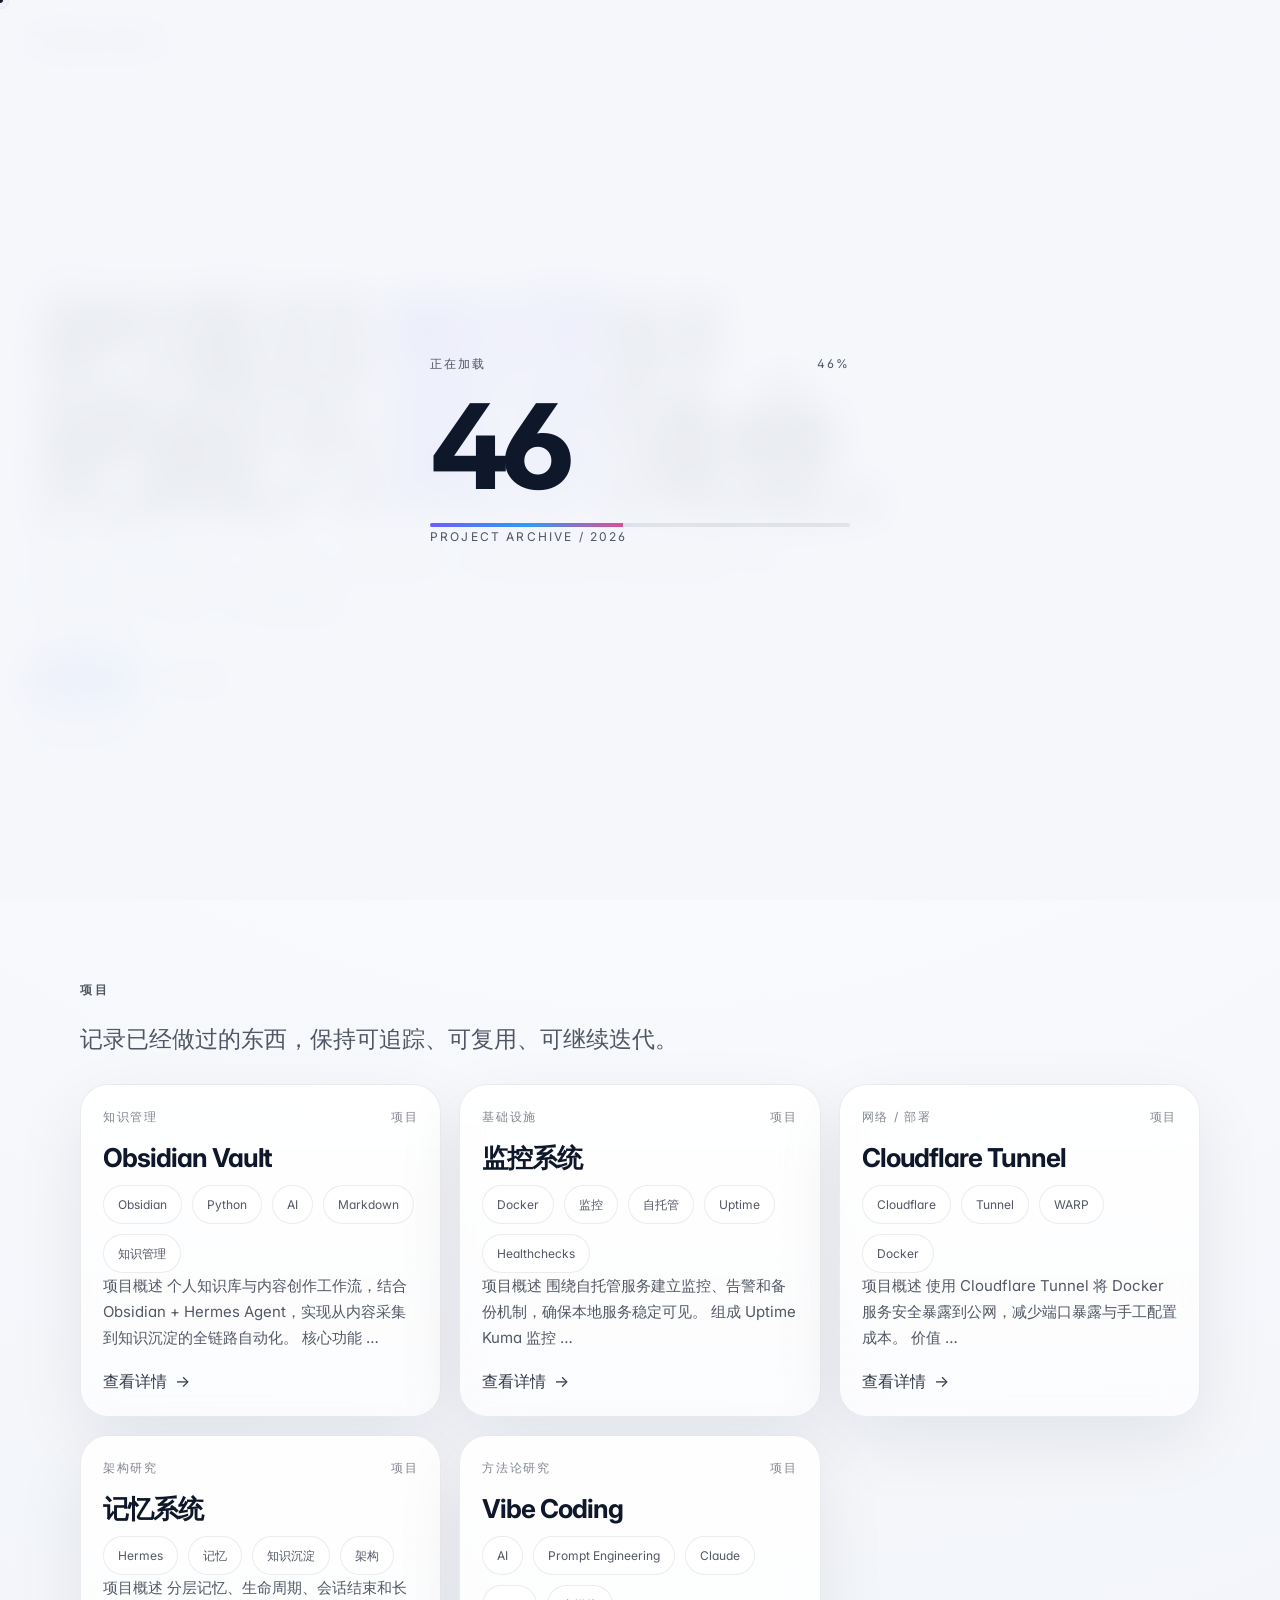
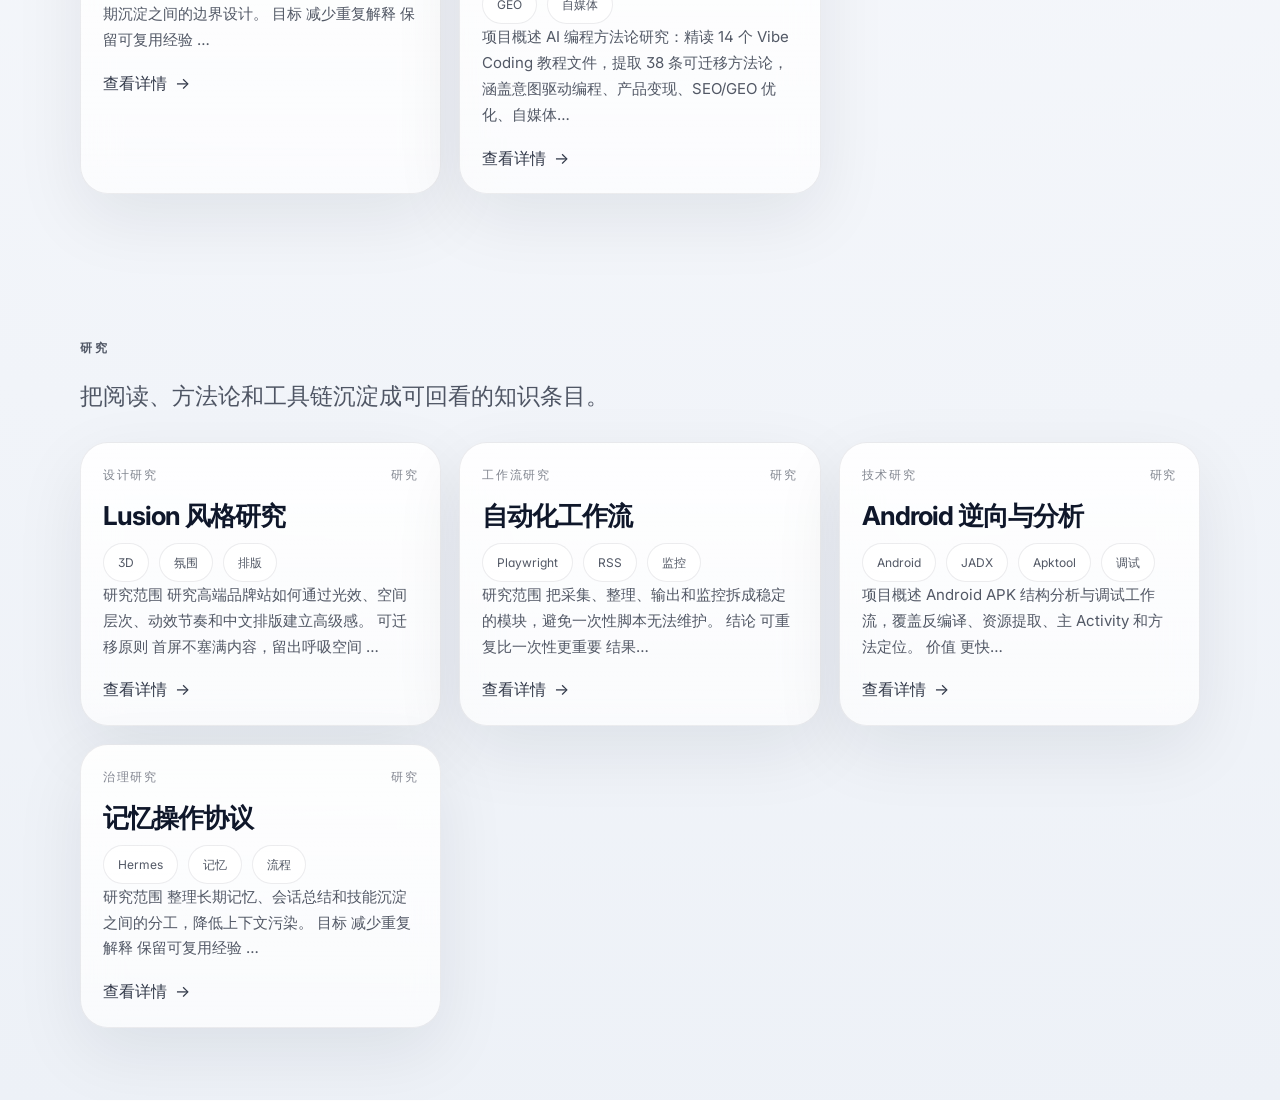
<file: index.html>
<!DOCTYPE html>
<html lang="zh-CN">
<head>
  <meta charset="UTF-8">
  <meta name="viewport" content="width=device-width, initial-scale=1.0">
  <title>项目展示 / 作品归档</title>
  <meta name="description" content="项目展示与研究归档，聚焦前端设计、自动化、知识管理、自托管与技术研究。">
  <link rel="preconnect" href="https://fonts.googleapis.com">
  <link rel="preconnect" href="https://fonts.gstatic.com" crossorigin>
  <link href="https://fonts.googleapis.com/css2?family=Inter:wght@300;400;500;600;700;800&family=JetBrains+Mono:wght@400;500;700&display=swap" rel="stylesheet">
  <link rel="stylesheet" href="style.css">
</head>
<body>
  <canvas id="particles"></canvas>
  <div class="cursor" id="cursor"></div>
  <div class="cursor-dot" id="cursorDot"></div>

  <div class="loader" id="loader">
    <div class="loader-content">
      <p class="loader-text"><span>正在加载</span><span id="loaderPercent">0%</span></p>
      <div class="loader-percent" id="loaderNum">0</div>
      <div class="loader-bar"><div class="loader-fill" id="loaderFill"></div></div>
      <p class="loader-sub">Project Archive / 2026</p>
    </div>
  </div>

  <div class="scroll-progress" id="scrollProgress"></div>
  <div class="noise"></div>
  <div class="orb orb-1"></div>
  <div class="orb orb-2"></div>

  <header class="header" id="header">
    <a href="#hero" class="logo">Project<span>.</span>Archive</a>
    <nav class="top-nav">
      <a href="#work">项目</a>
      <a href="#research">研究</a>
      <a href="#work" class="nav-cta">查看目录</a>
    </nav>
  </header>

  <div class="scroll-hint" id="scrollHint">
    <span>向下浏览</span>
    <div class="scroll-hint-line"></div>
  </div>

  <main id="app">
    <section class="section section-hero" id="hero">
      <div class="hero-content">
        <p class="hero-tagline">项目展示 · 研究归档 · 工具整理</p>
        <h1 class="hero-title">
          <span class="hero-line">把项目<span class="accent">整理</span>好，</span>
          <span class="hero-line">把能力<span class="accent">展示</span>清楚。</span>
        </h1>
        <p class="hero-copy">
          这里记录前端设计、自动化、知识管理、自托管和技术研究的成果，重点是清晰、可读、可持续维护。
        </p>
        <div class="hero-actions">
          <a href="#work" class="button button-primary">查看项目</a>
          <a href="#research" class="button button-secondary">查看研究</a>
        </div>
        <div class="hero-meta">
          <span class="hero-meta-item">static site</span>
          <span class="hero-meta-divider">/</span>
          <span class="hero-meta-item">visual archive</span>
          <span class="hero-meta-divider">/</span>
          <span class="hero-meta-item">2026</span>
        </div>
      </div>
    </section>

    <section class="section section-work" id="work">
      <div class="work-header">
        <h2 class="work-title reveal">项目</h2>
        <p class="work-subtitle reveal reveal-delay-1">记录已经做过的东西，保持可追踪、可复用、可继续迭代。</p>
      </div>
      <div class="project-grid" id="projectGrid"></div>
    </section>

    <section class="section section-research" id="research">
      <div class="work-header">
        <h2 class="work-title reveal">研究</h2>
        <p class="work-subtitle reveal reveal-delay-1">把阅读、方法论和工具链沉淀成可回看的知识条目。</p>
      </div>
      <div class="research-grid" id="researchGrid"></div>
    </section>
  </main>

  <div class="project-modal" id="projectModal" aria-hidden="true">
    <div class="project-modal-content">
      <button class="modal-close" id="closeProject" aria-label="关闭">×</button>
      <div id="projectModalBody"></div>
    </div>
  </div>

  <script src="app.js" defer></script>
</body>
</html>
</file>
<file: style.css>
/* ============================================
   设计变量
   ============================================ */
:root {
  --bg: #f5f7fb;
  --bg-card: rgba(255, 255, 255, 0.78);
  --bg-card-strong: rgba(255, 255, 255, 0.92);
  --border: rgba(17, 24, 39, 0.08);
  --border-strong: rgba(17, 24, 39, 0.14);
  --text-primary: #0f172a;
  --text-secondary: rgba(15, 23, 42, 0.72);
  --text-muted: rgba(15, 23, 42, 0.52);
  --accent: #6d5efc;
  --accent-2: #2f9bf4;
  --accent-3: #db4f9a;
  --accent-glow: rgba(109, 94, 252, 0.22);
  --shadow: 0 24px 70px rgba(15, 23, 42, 0.08);
  --section-pad: 72px;
  --font-sans: 'Inter', 'PingFang SC', 'Noto Sans SC', 'Microsoft YaHei', -apple-system, sans-serif;
  --font-mono: 'JetBrains Mono', 'SF Mono', 'Fira Code', monospace;
}

* { margin: 0; padding: 0; box-sizing: border-box; }
html {
  scroll-behavior: smooth;
  -webkit-font-smoothing: antialiased;
  -moz-osx-font-smoothing: grayscale;
}
body {
  font-family: var(--font-sans);
  background: radial-gradient(circle at top, #ffffff 0%, #f5f7fb 50%, #edf1f7 100%);
  color: var(--text-primary);
  line-height: 1.6;
  min-height: 100vh;
  overflow-x: hidden;
  cursor: none;
  font-feature-settings: 'cv11', 'ss01';
}
a { color: inherit; text-decoration: none; }
button { font: inherit; }
#particles {
  position: fixed;
  inset: 0;
  z-index: 0;
  pointer-events: none;
  opacity: 0.42;
}
.noise,
.orb,
.scroll-progress,
.cursor,
.cursor-dot,
.scroll-hint,
.loader { pointer-events: none; }
.noise {
  position: fixed;
  inset: 0;
  z-index: 1;
  opacity: 0.024;
  background-image: url("data:image/svg+xml,%3Csvg viewBox='0 0 256 256' xmlns='http://www.w3.org/2000/svg'%3E%3Cfilter id='noise'%3E%3CfeTurbulence type='fractalNoise' baseFrequency='0.85' numOctaves='4' stitchTiles='stitch'/%3E%3C/filter%3E%3Crect width='100%25' height='100%25' filter='url(%23noise)'/%3E%3C/svg%3E");
  background-repeat: repeat;
  background-size: 256px;
  mix-blend-mode: soft-light;
}
.orb {
  position: fixed;
  border-radius: 50%;
  filter: blur(120px);
  opacity: 0.2;
  z-index: 0;
  will-change: transform;
}
.orb-1 {
  width: 640px;
  height: 640px;
  top: -180px;
  right: -160px;
  background: radial-gradient(circle, rgba(109, 94, 252, 0.16), transparent 72%);
}
.orb-2 {
  width: 520px;
  height: 520px;
  bottom: 8%;
  left: -160px;
  background: radial-gradient(circle, rgba(47, 155, 244, 0.12), transparent 72%);
}
.scroll-progress {
  position: fixed;
  top: 0;
  left: 0;
  width: 100%;
  height: 2px;
  z-index: 200;
  transform-origin: 0 50%;
  transform: scaleX(0);
  background: linear-gradient(90deg, var(--accent), var(--accent-2), var(--accent-3));
  box-shadow: 0 0 12px rgba(109, 94, 252, 0.28);
}
.cursor,
.cursor-dot {
  position: fixed;
  top: 0;
  left: 0;
  border-radius: 50%;
  z-index: 9999;
  transform: translate(-50%, -50%);
  transition: transform 0.08s ease-out;
}
.cursor {
  width: 18px;
  height: 18px;
  border: 1.5px solid rgba(109, 94, 252, 0.32);
  mix-blend-mode: multiply;
  opacity: 0.3;
}
.cursor-dot {
  width: 6px;
  height: 6px;
  background: #0f172a;
  box-shadow: 0 0 10px rgba(15, 23, 42, 0.22);
}
.scroll-hint {
  position: fixed;
  left: 28px;
  bottom: 28px;
  z-index: 20;
  display: flex;
  flex-direction: column;
  gap: 10px;
  color: var(--text-muted);
  font-size: 12px;
  letter-spacing: 0.24em;
  text-transform: uppercase;
}
.scroll-hint-line {
  width: 1px;
  height: 64px;
  background: linear-gradient(180deg, rgba(15,23,42,0.28), transparent);
}
.scroll-hint.hidden {
  opacity: 0;
  transform: translateY(12px);
  transition: 0.3s ease;
}
.loader {
  position: fixed;
  inset: 0;
  z-index: 300;
  display: grid;
  place-items: center;
  background: rgba(245, 247, 251, 0.94);
  backdrop-filter: blur(18px);
  transition: opacity 0.5s ease, visibility 0.5s ease;
}
.loader.hidden { opacity: 0; visibility: hidden; }
.loader-content { width: min(420px, calc(100vw - 40px)); }
.loader-text,
.loader-sub {
  display: flex;
  justify-content: space-between;
  color: var(--text-secondary);
  margin: 0;
  text-transform: uppercase;
  letter-spacing: 0.18em;
  font-size: 12px;
}
.loader-percent {
  font-size: clamp(56px, 12vw, 118px);
  line-height: 1;
  font-weight: 800;
  margin: 14px 0 18px;
  letter-spacing: -0.06em;
}
.loader-bar {
  width: 100%;
  height: 4px;
  border-radius: 999px;
  background: rgba(15,23,42,0.08);
  overflow: hidden;
}
.loader-fill {
  width: 0%;
  height: 100%;
  background: linear-gradient(90deg, var(--accent), var(--accent-2), var(--accent-3));
  box-shadow: 0 0 16px rgba(109, 94, 252, 0.4);
}
#app {
  position: relative;
  z-index: 10;
}
.header {
  position: sticky;
  top: 0;
  z-index: 50;
  display: flex;
  align-items: center;
  justify-content: space-between;
  padding: 18px 32px;
  transition: background 0.3s ease, border-color 0.3s ease, backdrop-filter 0.3s ease;
}
.header.scrolled {
  background: rgba(245, 247, 251, 0.82);
  backdrop-filter: blur(18px);
  border-bottom: 1px solid rgba(15,23,42,0.06);
}
.logo {
  font-size: 19px;
  font-weight: 800;
  letter-spacing: -0.05em;
}
.logo span { color: var(--accent); }
.top-nav {
  display: flex;
  align-items: center;
  gap: 14px;
}
.top-nav a {
  color: var(--text-secondary);
  font-size: 14px;
  transition: color 0.25s ease;
}
.top-nav a:hover { color: var(--text-primary); }
.nav-cta {
  padding: 10px 16px;
  border: 1px solid var(--border);
  border-radius: 999px;
  background: rgba(255,255,255,0.78);
}
.section {
  padding: var(--section-pad) 32px;
}
.section-hero {
  min-height: calc(100vh - 72px);
  display: flex;
  align-items: center;
}
.hero-content {
  width: min(1120px, 100%);
}
.hero-tagline,
.section-kicker {
  display: inline-flex;
  align-items: center;
  gap: 8px;
  margin: 0 0 18px;
  padding: 8px 14px;
  border: 1px solid rgba(15,23,42,0.08);
  border-radius: 999px;
  background: rgba(255,255,255,0.78);
  color: var(--text-secondary);
  font-size: 12px;
  letter-spacing: 0.24em;
  text-transform: uppercase;
}
.hero-title {
  margin: 0;
  max-width: 1080px;
  font-size: clamp(48px, 9.5vw, 132px);
  line-height: 0.92;
  letter-spacing: -0.06em;
}
.hero-line { display: block; }
.accent {
  color: #5f52f0;
  text-shadow: 0 0 16px rgba(109,123,252,0.14);
}
.hero-copy {
  max-width: 760px;
  margin: 24px 0 0;
  color: var(--text-secondary);
  font-size: clamp(18px, 2vw, 24px);
  line-height: 1.8;
}
.hero-actions {
  display: flex;
  flex-wrap: wrap;
  gap: 14px;
  margin-top: 28px;
}
.button {
  display: inline-flex;
  align-items: center;
  justify-content: center;
  min-height: 48px;
  padding: 0 18px;
  border-radius: 999px;
  border: 1px solid var(--border);
  background: rgba(255,255,255,0.78);
  color: var(--text-primary);
  transition: transform 0.25s ease, background 0.25s ease, border-color 0.25s ease;
  box-shadow: 0 10px 24px rgba(15,23,42,0.04);
}
.button:hover { transform: translateY(-2px); }
.button-primary {
  background: linear-gradient(135deg, rgba(109,94,252,0.95), rgba(47,155,244,0.9));
  color: white;
  border-color: transparent;
  box-shadow: 0 16px 40px rgba(109, 94, 252, 0.22);
}
.hero-meta,
.project-tags-top,
.modal-tags {
  display: flex;
  flex-wrap: wrap;
  gap: 10px;
}
.hero-meta {
  margin-top: 30px;
  color: var(--text-secondary);
  font-family: var(--font-mono);
  font-size: 12px;
  letter-spacing: 0.12em;
  text-transform: uppercase;
}
.hero-meta-divider { color: rgba(15,23,42,0.18); }
.work-header {
  width: min(1120px, 100%);
  margin: 0 auto;
}
.work-title {
  color: var(--text-secondary);
  font-size: 12px;
  letter-spacing: 0.24em;
  text-transform: uppercase;
  margin-bottom: 18px;
}
.work-subtitle {
  max-width: 760px;
  font-size: clamp(18px, 2vw, 23px);
  line-height: 1.85;
  color: var(--text-secondary);
}
.project-tags-top span,
.modal-tags span {
  padding: 9px 14px;
  border: 1px solid rgba(15,23,42,0.08);
  border-radius: 999px;
  background: rgba(255,255,255,0.78);
  color: var(--text-secondary);
  font-size: 12px;
}
.project-grid,
.research-grid {
  width: min(1120px, 100%);
  margin: 24px auto 0;
  display: grid;
  grid-template-columns: repeat(3, minmax(0, 1fr));
  gap: 18px;
}
.project-card {
  border-radius: 28px;
  padding: 22px;
  min-height: 270px;
  cursor: pointer;
  transition: transform 0.25s ease, border-color 0.25s ease, background 0.25s ease;
  border: 1px solid rgba(15,23,42,0.08);
  background: linear-gradient(180deg, rgba(255,255,255,0.92), rgba(255,255,255,0.68));
  backdrop-filter: blur(18px);
  box-shadow: var(--shadow);
}
.project-card:hover {
  transform: translateY(-4px);
  border-color: rgba(15,23,42,0.14);
  background: linear-gradient(180deg, rgba(255,255,255,0.98), rgba(255,255,255,0.8));
}
.project-topline {
  display: flex;
  justify-content: space-between;
  color: var(--text-muted);
  font-size: 12px;
  letter-spacing: 0.14em;
  text-transform: uppercase;
}
.project-title {
  margin: 18px 0 12px;
  font-size: 26px;
  line-height: 1.1;
  letter-spacing: -0.04em;
}
.project-desc {
  color: var(--text-secondary);
  line-height: 1.72;
  font-size: 15px;
}
.project-view {
  margin-top: 18px;
  display: inline-flex;
  align-items: center;
  gap: 8px;
  color: rgba(15,23,42,0.86);
}
.arrow { transition: transform 0.2s ease; }
.project-card:hover .arrow { transform: translateX(3px); }
.project-modal {
  position: fixed;
  inset: 0;
  z-index: 400;
  display: none;
  align-items: center;
  justify-content: center;
  padding: 24px;
  background: rgba(245,247,251,0.72);
  backdrop-filter: blur(18px);
}
.project-modal.open { display: flex; }
.project-modal-content {
  position: relative;
  width: min(820px, 100%);
  max-height: min(82vh, 920px);
  overflow: auto;
  border-radius: 30px;
  padding: 28px;
  border: 1px solid rgba(15,23,42,0.1);
  background: rgba(255,255,255,0.96);
  box-shadow: 0 40px 120px rgba(15,23,42,0.12);
}
.modal-close {
  position: absolute;
  top: 16px;
  right: 16px;
  width: 40px;
  height: 40px;
  border-radius: 50%;
  border: 1px solid rgba(15,23,42,0.08);
  background: rgba(255,255,255,0.9);
  color: var(--text-primary);
  font-size: 22px;
  cursor: pointer;
}
.modal-head h3 {
  margin: 10px 0 0;
  font-size: clamp(28px, 4vw, 52px);
  letter-spacing: -0.04em;
}
.modal-type {
  color: var(--text-muted);
  font-size: 12px;
  letter-spacing: 0.18em;
  text-transform: uppercase;
}
.modal-tags { margin: 16px 0 24px; }
.modal-detail h4 { margin: 24px 0 10px; font-size: 16px; }
.modal-detail p,
.modal-detail li {
  color: var(--text-secondary);
  line-height: 1.8;
}
.modal-detail ul { padding-left: 20px; }
@media (max-width: 1080px) {
  .project-grid,
  .research-grid { grid-template-columns: repeat(2, minmax(0, 1fr)); }
}
@media (max-width: 720px) {
  .header,
  .section { padding-left: 18px; padding-right: 18px; }
  .top-nav { gap: 12px; }
  .top-nav a:not(.nav-cta) { display: none; }
  .project-grid,
  .research-grid { grid-template-columns: 1fr; }
  .hero-title { font-size: clamp(42px, 15vw, 72px); }
  .hero-meta { flex-wrap: wrap; }
  .scroll-hint { display: none; }
  .cursor,
  .cursor-dot { display: none; }
  .section { padding-top: 48px; padding-bottom: 48px; }
}
</file>
